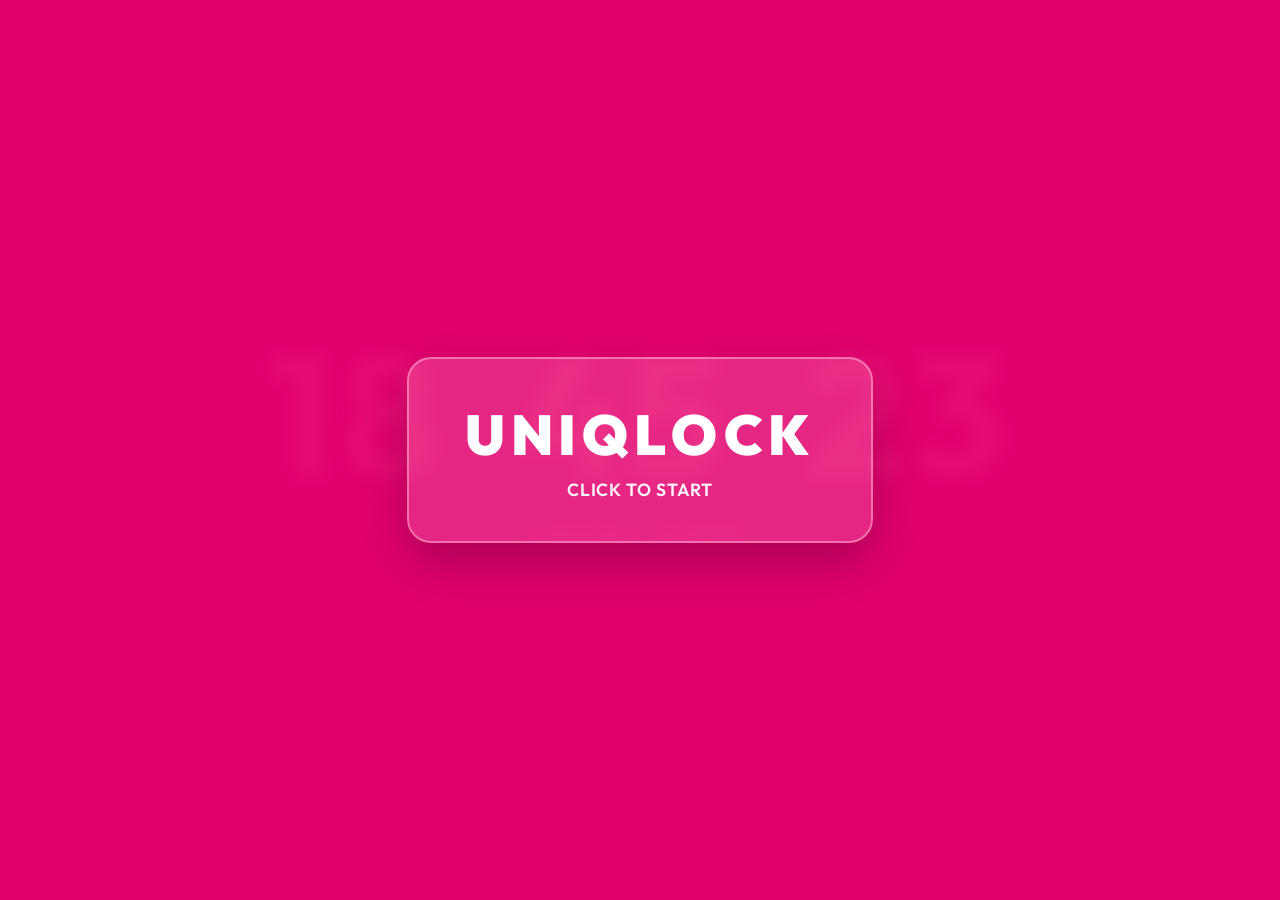
<file: index.html>
<!DOCTYPE html>
<html lang="en">
<head>
  <meta charset="UTF-8">
  <meta name="viewport" content="width=device-width, initial-scale=1.0">
  <title>UNIQLOCK - Recreation</title>
  <meta name="description" content="Iconic UNIQLOCK web clock recreation with 5s color inversion sweeps and dance video clips.">
  <link rel="stylesheet" href="style.css">
</head>
<body>

  <div id="app-viewport">

    <!-- Base Clock Layer (State A) -->
    <div id="base-layer" class="clock-layer theme-pink-on-white">
      <div class="clock-content">
        <div id="base-time" class="time-display">
          <span id="base-hh" class="time-pair">00</span>
          <span id="base-mm" class="time-pair">00</span>
          <span id="base-ss" class="time-pair">00</span>
        </div>
        <div id="base-location" class="location-display">TOKYO / JAPAN</div>
      </div>
    </div>

    <!-- Overlay Clock Layer (State B for Color Inversion Sweeps) -->
    <div id="overlay-layer" class="clock-layer theme-white-on-pink">
      <div class="clock-content">
        <div id="overlay-time" class="time-display">
          <span id="overlay-hh" class="time-pair">00</span>
          <span id="overlay-mm" class="time-pair">00</span>
          <span id="overlay-ss" class="time-pair">00</span>
        </div>
        <div id="overlay-location" class="location-display">TOKYO / JAPAN</div>
      </div>
    </div>

    <!-- Sweep Bar (Edge highlight of wiping transition) -->
    <div id="sweep-bar"></div>

    <!-- Video Stage Layer (5s Dance Clips) -->
    <div id="video-stage">
      <video id="video-player" playsinline webkit-playsinline preload="auto"></video>
    </div>

    <!-- Control HUD Overlay (Hidden by default, reveals on hover) -->
    <div id="hud-overlay">
      <span id="phase-pill">CLOCK MODE</span>
      <select id="city-select" class="hud-select" aria-label="Select City"></select>
      <select id="track-select" class="hud-select" aria-label="Select Track"></select>
      <button id="mute-btn" class="hud-btn">🔊 Sound On</button>
      <button id="fullscreen-btn" class="hud-btn">⛶ Fullscreen</button>
      <button id="debug-btn" class="hud-btn">🐞 Debug [D]</button>
    </div>

    <!-- Debug Monitor Overlay Panel -->
    <div id="debug-panel" class="debug-panel hidden">
      <div class="debug-header">
        <span>UNIQLOCK DEBUG MONITOR</span>
        <span id="debug-close-btn" style="cursor:pointer; padding:0 4px;">&times;</span>
      </div>
      <div class="debug-grid">
        <div class="debug-item"><span class="debug-label">PHASE:</span> <span id="dbg-phase">-</span></div>
        <div class="debug-item"><span class="debug-label">TIME (UTC):</span> <span id="dbg-utc">-</span></div>
        <div class="debug-item"><span class="debug-label">CITY / TZ:</span> <span id="dbg-city">-</span></div>
        <div class="debug-item"><span class="debug-label">TRACK:</span> <span id="dbg-track">-</span></div>
        <div class="debug-item"><span class="debug-label">AUDIO SEC:</span> <span id="dbg-audio-sec">-</span></div>
        <div class="debug-item"><span class="debug-label">PRELOAD AUDIO:</span> <span id="dbg-preload-audio">-</span></div>
        <div class="debug-item"><span class="debug-label">VIDEO CLIP:</span> <span id="dbg-video">-</span></div>
        <div class="debug-item"><span class="debug-label">PRELOAD VIDEO:</span> <span id="dbg-preload-video">-</span></div>
        <div class="debug-item"><span class="debug-label">THEME COLOR:</span> <span id="dbg-color">-</span></div>
        <div class="debug-item"><span class="debug-label">SWEEP DIR:</span> <span id="dbg-sweep-dir">-</span></div>
      </div>

      <!-- Graphics & Performance Section -->
      <div style="margin-top:10px; border-top:1px dashed rgba(0,229,163,0.3); padding-top:8px;">
        <div style="font-weight:bold; color:#00e5a3; margin-bottom:6px; font-size:0.75rem; display:flex; justify-content:space-between; align-items:center;">
          <span>📊 RENDIMIENTO & GRÁFICOS:</span>
          <span id="dbg-fps" style="color:#00ff88; font-weight:bold; font-size:0.85rem;">60.0 FPS</span>
        </div>
        <div class="debug-grid">
          <div class="debug-item"><span class="debug-label">FRAME TIME:</span> <span id="dbg-frame-time">16.6 ms</span></div>
          <div class="debug-item"><span class="debug-label">ESTIMATED HZ:</span> <span id="dbg-hz">60 Hz</span></div>
          <div class="debug-item"><span class="debug-label">RESOLUTION:</span> <span id="dbg-res">-</span></div>
          <div class="debug-item"><span class="debug-label">JS HEAP MEM:</span> <span id="dbg-mem">-</span></div>
        </div>
        <canvas id="dbg-fps-canvas" width="310" height="40" style="width:100%; height:40px; background:#080a10; border:1px solid rgba(0,229,163,0.25); border-radius:6px; margin-top:6px; display:block;"></canvas>
      </div>

      <!-- Time Travel / Simulation Controls -->
      <div style="margin-top:10px; border-top:1px dashed rgba(255,255,255,0.2); padding-top:8px;">
        <div style="font-weight:bold; color:#fff; margin-bottom:6px; font-size:0.75rem;">⏰ SIMULATE TIME (TRAVEL):</div>
        <div style="display:flex; gap:4px; align-items:center; margin-bottom:8px;">
          <input type="number" id="dbg-sim-h" min="0" max="23" placeholder="HH" style="width:44px; background:#111; color:#00e5a3; border:1px solid #333; border-radius:4px; padding:4px; font-family:monospace; font-size:0.75rem;">
          <span>:</span>
          <input type="number" id="dbg-sim-m" min="0" max="59" placeholder="MM" style="width:44px; background:#111; color:#00e5a3; border:1px solid #333; border-radius:4px; padding:4px; font-family:monospace; font-size:0.75rem;">
          <span>:</span>
          <input type="number" id="dbg-sim-s" min="0" max="59" placeholder="SS" style="width:44px; background:#111; color:#00e5a3; border:1px solid #333; border-radius:4px; padding:4px; font-family:monospace; font-size:0.75rem;">
          <button id="dbg-sim-apply" style="padding:4px 8px; font-size:0.75rem; background:#00a0e9; color:#fff; border:none; border-radius:4px; cursor:pointer;">Set</button>
          <button id="dbg-sim-reset" style="padding:4px 8px; font-size:0.75rem; background:#e5006d; color:#fff; border:none; border-radius:4px; cursor:pointer;">Real</button>
        </div>
        <button id="dbg-sim-bad-conn" style="width:100%; padding:6px; font-size:0.75rem; background:#ff9900; color:#000; font-weight:bold; border:none; border-radius:6px; cursor:pointer; margin-bottom:6px;">📡 SIMULAR MALA CONEXIÓN</button>
        <a href="schedule.html" target="_blank" style="display:block; width:100%; text-align:center; padding:6px; font-size:0.75rem; background:#00a0e9; color:#fff; font-weight:bold; text-decoration:none; border-radius:6px;">📅 ABRIR CARTELERA COMPLETA</a>
      </div>

      <div class="debug-footer">Press [D] to toggle debug overlay</div>
    </div>

    <!-- Bad Connection / 1-Min Video Preloading Fullscreen Overlay -->
    <div id="bad-connection-overlay" class="hidden">
      <div class="bad-connection-box">
        <div class="bad-connection-title">CONEXIÓN LENTA DETECTADA</div>
        <div class="bad-connection-subtitle">Se ha pausado la reproducción debido a la mala red.<br>Precargando 1 minuto de vídeos para garantizar fluidez...</div>
        <div class="bad-connection-progress-container">
          <div id="bad-connection-bar"></div>
        </div>
        <div id="bad-connection-status">Cargando clips... 0%</div>
      </div>
    </div>

    <!-- Initial Start / Audio Activation Splash Overlay -->
    <div id="start-overlay">
      <div class="start-box">
        <div class="start-title">UNIQLOCK</div>
        <div class="start-subtitle">CLICK TO START</div>
      </div>
    </div>

  </div>

  <script src="app.js"></script>
</body>
</html>
</file>
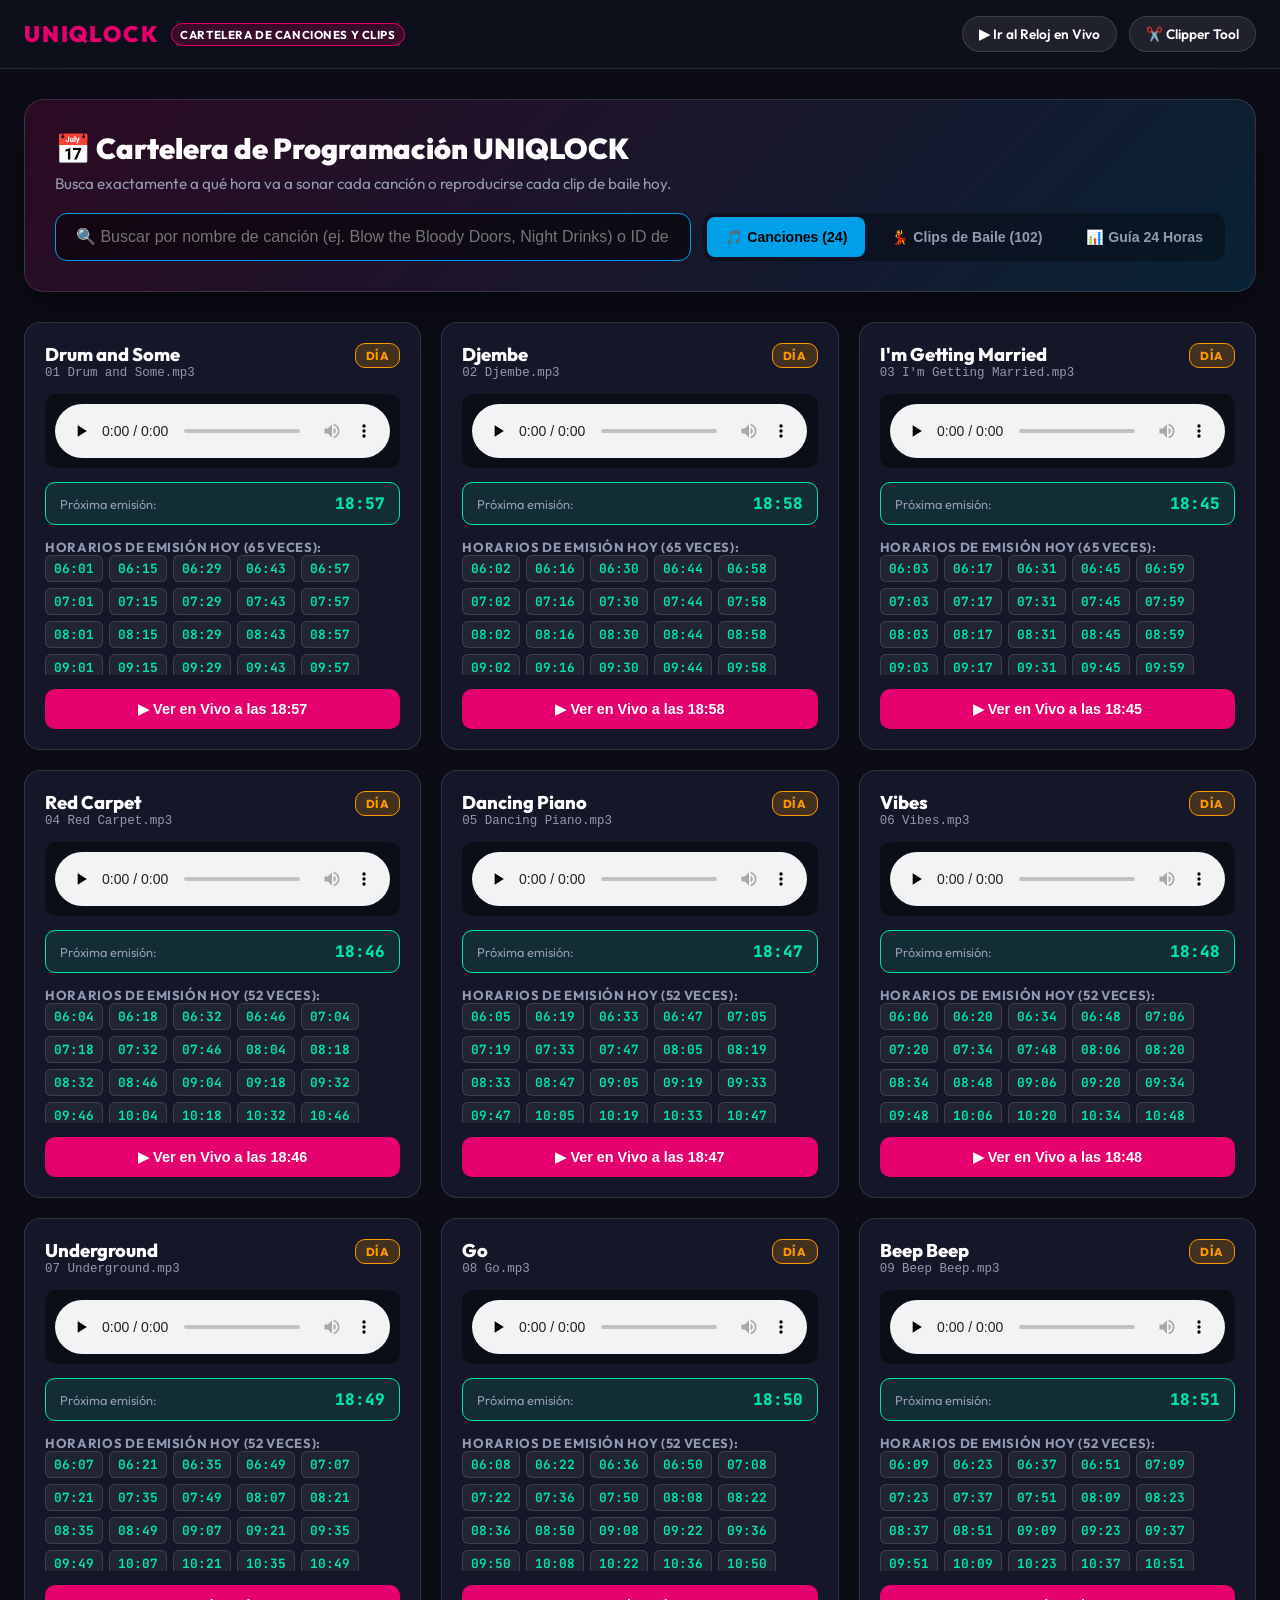
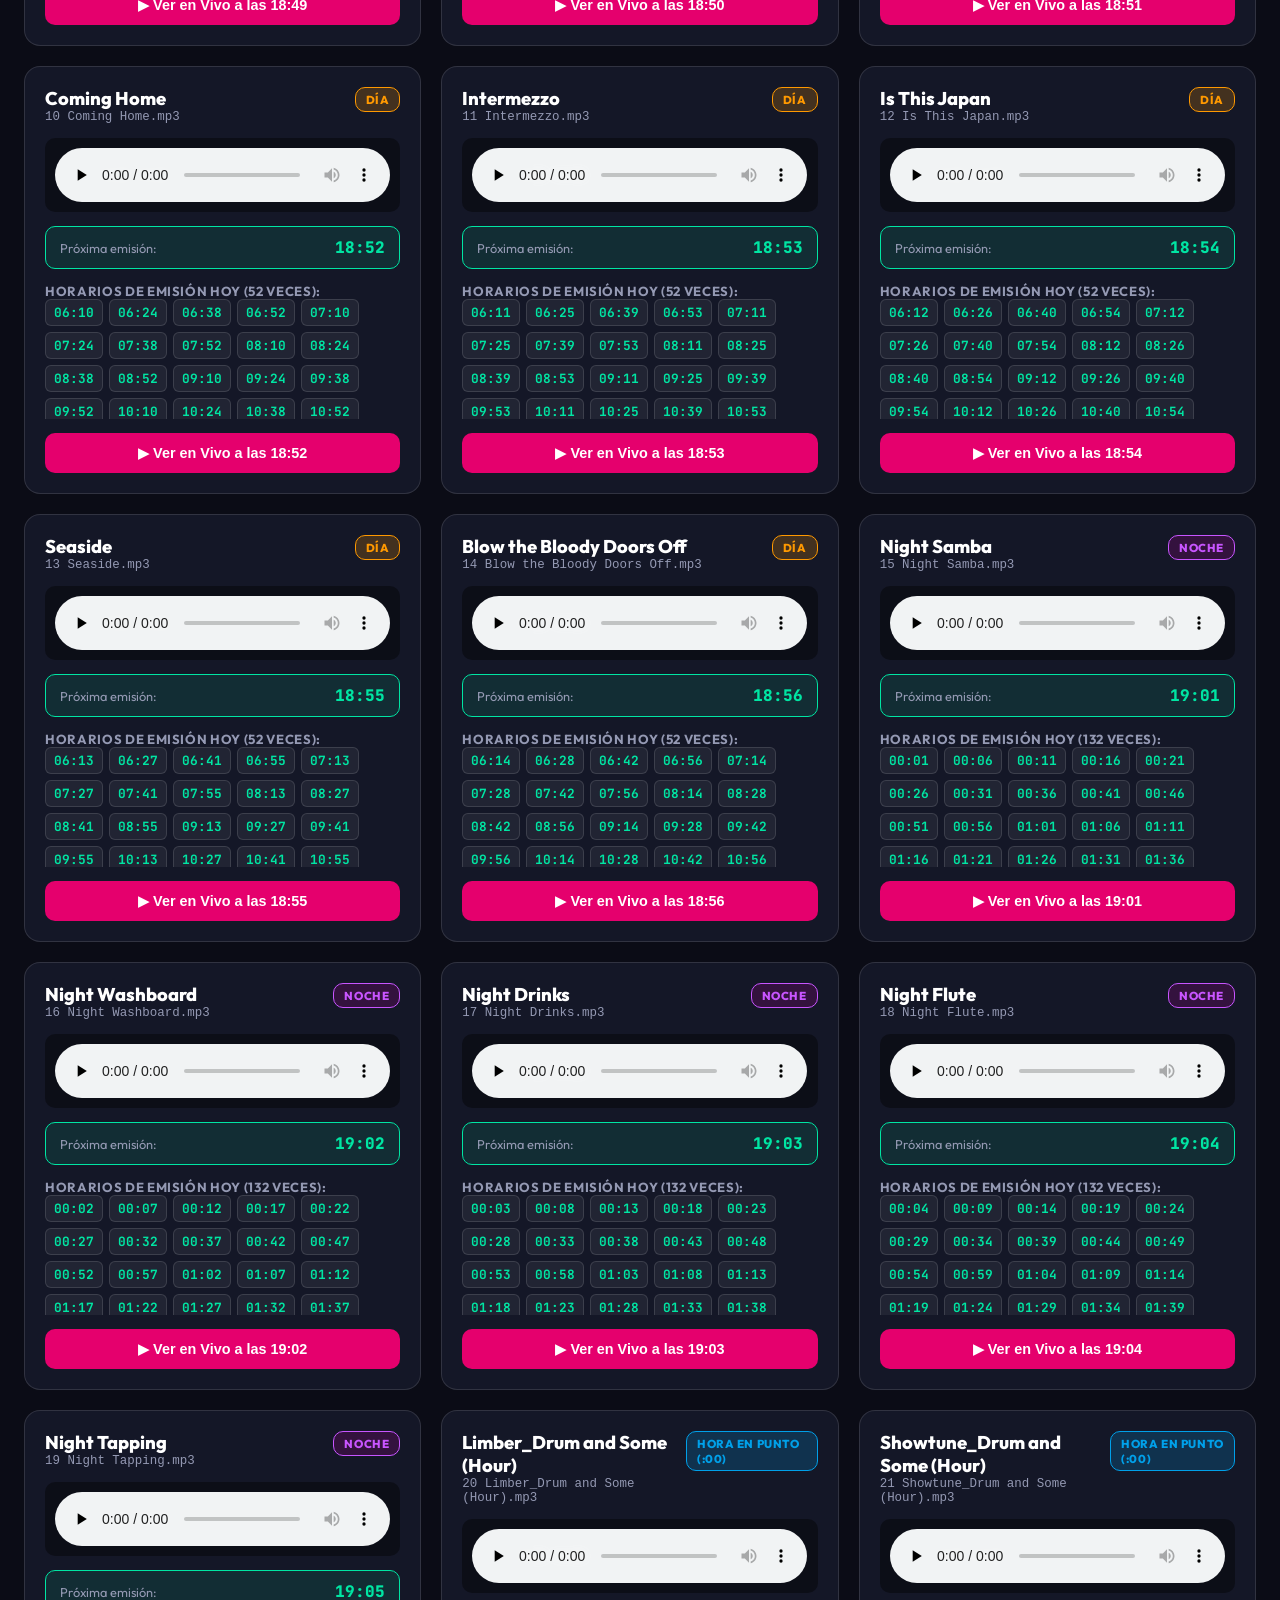
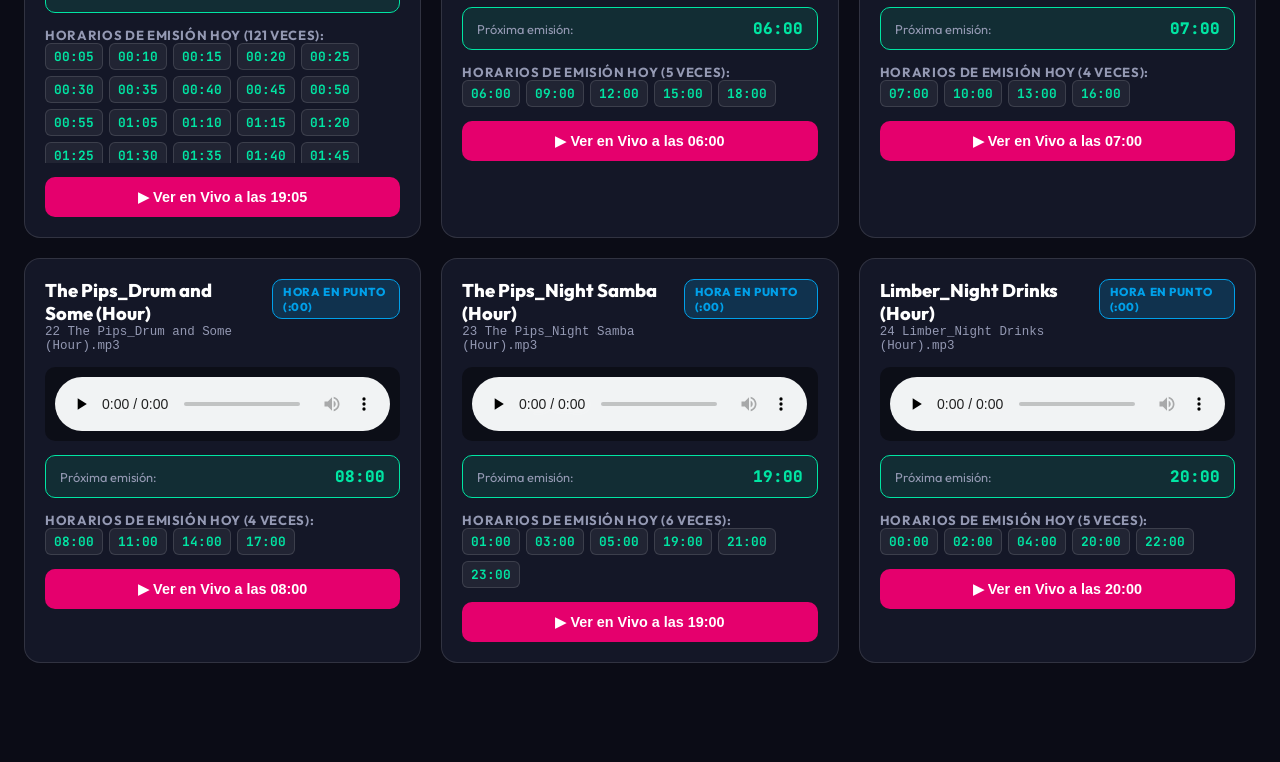
<file: schedule.html>
<!DOCTYPE html>
<html lang="es">
<head>
  <meta charset="UTF-8">
  <meta name="viewport" content="width=device-width, initial-scale=1.0">
  <title>UNIQLOCK - Cartelera & Buscador de Canciones y Clips</title>
  <meta name="description" content="Cartelera interactiva de canciones y buscador de clips de baile en tiempo real para UNIQLOCK.">
  <style>
    @import url('https://fonts.googleapis.com/css2?family=Outfit:wght@400;600;700;900&family=JetBrains+Mono:wght@500;700&display=swap');

    :root {
      --bg: #0b0c16;
      --card-bg: #141727;
      --card-border: rgba(255, 255, 255, 0.12);
      --accent-pink: #e5006d;
      --accent-cyan: #00a0e9;
      --accent-green: #00e5a3;
      --text: #ffffff;
      --muted: #9499b3;
    }

    * {
      box-sizing: border-box;
      margin: 0;
      padding: 0;
    }

    body {
      background-color: var(--bg);
      color: var(--text);
      font-family: 'Outfit', -apple-system, BlinkMacSystemFont, sans-serif;
      min-height: 100vh;
      padding-bottom: 60px;
    }

    /* Top Navigation Bar */
    header {
      background: rgba(14, 16, 28, 0.9);
      backdrop-filter: blur(16px);
      border-bottom: 1px solid var(--card-border);
      position: sticky;
      top: 0;
      z-index: 100;
      padding: 16px 24px;
    }

    .header-container {
      max-width: 1280px;
      margin: 0 auto;
      display: flex;
      justify-content: space-between;
      align-items: center;
      flex-wrap: wrap;
      gap: 16px;
    }

    .brand {
      display: flex;
      align-items: center;
      gap: 12px;
      text-decoration: none;
      color: #fff;
    }

    .brand-title {
      font-weight: 900;
      font-size: 1.4rem;
      letter-spacing: 0.08em;
      color: var(--accent-pink);
    }

    .brand-badge {
      background: rgba(229, 0, 109, 0.2);
      border: 1px solid var(--accent-pink);
      color: #fff;
      font-size: 0.72rem;
      font-weight: 700;
      padding: 3px 8px;
      border-radius: 12px;
      letter-spacing: 0.05em;
    }

    .nav-links {
      display: flex;
      gap: 12px;
      align-items: center;
    }

    .btn-nav {
      background: rgba(255, 255, 255, 0.08);
      border: 1px solid var(--card-border);
      color: #fff;
      padding: 8px 16px;
      border-radius: 20px;
      font-size: 0.85rem;
      font-weight: 600;
      text-decoration: none;
      transition: all 0.2s ease;
      display: inline-flex;
      align-items: center;
      gap: 6px;
    }

    .btn-nav:hover, .btn-nav.active {
      background: var(--accent-pink);
      border-color: var(--accent-pink);
    }

    /* Main Layout Container */
    .container {
      max-width: 1280px;
      margin: 30px auto;
      padding: 0 24px;
    }

    /* Search & Filter Hero Section */
    .search-hero {
      background: linear-gradient(135deg, rgba(229, 0, 109, 0.15) 0%, rgba(0, 160, 233, 0.15) 100%);
      border: 1px solid var(--card-border);
      border-radius: 20px;
      padding: 30px;
      margin-bottom: 30px;
      box-shadow: 0 15px 40px rgba(0,0,0,0.4);
    }

    .search-title {
      font-size: 1.8rem;
      font-weight: 900;
      margin-bottom: 8px;
    }

    .search-desc {
      color: var(--muted);
      font-size: 0.95rem;
      margin-bottom: 20px;
    }

    .search-bar-wrapper {
      display: flex;
      gap: 12px;
      flex-wrap: wrap;
    }

    .search-input {
      flex: 1;
      min-width: 280px;
      background: rgba(0, 0, 0, 0.5);
      border: 1px solid rgba(255, 255, 255, 0.25);
      color: #fff;
      padding: 14px 20px;
      border-radius: 12px;
      font-size: 1rem;
      outline: none;
      transition: border-color 0.2s ease;
    }

    .search-input:focus {
      border-color: var(--accent-cyan);
    }

    .tab-group {
      display: flex;
      gap: 8px;
      background: rgba(0,0,0,0.3);
      padding: 4px;
      border-radius: 12px;
    }

    .tab-btn {
      background: transparent;
      border: none;
      color: var(--muted);
      padding: 10px 18px;
      border-radius: 8px;
      font-size: 0.88rem;
      font-weight: 700;
      cursor: pointer;
      transition: all 0.2s ease;
    }

    .tab-btn.active {
      background: var(--accent-cyan);
      color: #000;
    }

    /* Cards Grid */
    .grid-cards {
      display: grid;
      grid-template-columns: repeat(auto-fill, minmax(360px, 1fr));
      gap: 20px;
    }

    .card {
      background: var(--card-bg);
      border: 1px solid var(--card-border);
      border-radius: 16px;
      padding: 20px;
      display: flex;
      flex-direction: column;
      gap: 14px;
      transition: transform 0.2s ease, border-color 0.2s ease;
    }

    .card:hover {
      transform: translateY(-4px);
      border-color: rgba(255, 255, 255, 0.3);
    }

    .card-header {
      display: flex;
      justify-content: space-between;
      align-items: flex-start;
      gap: 10px;
    }

    .card-title {
      font-size: 1.15rem;
      font-weight: 800;
      color: #fff;
    }

    .tag {
      font-size: 0.72rem;
      font-weight: 800;
      padding: 4px 10px;
      border-radius: 10px;
      text-transform: uppercase;
      letter-spacing: 0.05em;
    }

    .tag-day { background: rgba(255, 153, 0, 0.2); color: #ff9900; border: 1px solid #ff9900; }
    .tag-night { background: rgba(146, 7, 131, 0.25); color: #c855ff; border: 1px solid #c855ff; }
    .tag-hour { background: rgba(0, 160, 233, 0.2); color: #00a0e9; border: 1px solid #00a0e9; }

    /* Audio / Video Preview box */
    .preview-box {
      width: 100%;
      background: rgba(0,0,0,0.4);
      border-radius: 10px;
      padding: 10px;
      display: flex;
      flex-direction: column;
      gap: 8px;
    }

    audio, video {
      width: 100%;
      border-radius: 8px;
    }

    video {
      aspect-ratio: 16/9;
      object-fit: cover;
      max-height: 180px;
    }

    /* Schedule List Times */
    .schedule-times-title {
      font-size: 0.82rem;
      font-weight: 700;
      color: var(--muted);
      text-transform: uppercase;
      letter-spacing: 0.05em;
    }

    .times-pills {
      display: flex;
      flex-wrap: wrap;
      gap: 6px;
      max-height: 120px;
      overflow-y: auto;
      padding-right: 4px;
    }

    .time-pill {
      background: rgba(255, 255, 255, 0.06);
      border: 1px solid rgba(255, 255, 255, 0.12);
      font-family: 'JetBrains Mono', monospace;
      font-size: 0.8rem;
      font-weight: 700;
      padding: 4px 8px;
      border-radius: 6px;
      color: var(--accent-green);
    }

    .next-play-box {
      background: rgba(0, 229, 163, 0.1);
      border: 1px solid var(--accent-green);
      padding: 10px 14px;
      border-radius: 10px;
      display: flex;
      justify-content: space-between;
      align-items: center;
    }

    .next-play-label {
      font-size: 0.8rem;
      color: var(--muted);
    }

    .next-play-time {
      font-family: 'JetBrains Mono', monospace;
      font-size: 1rem;
      font-weight: 800;
      color: var(--accent-green);
    }

    .btn-live {
      width: 100%;
      background: var(--accent-pink);
      color: #fff;
      font-weight: 800;
      font-size: 0.9rem;
      padding: 12px;
      border: none;
      border-radius: 10px;
      cursor: pointer;
      transition: background 0.2s ease;
      display: flex;
      justify-content: center;
      align-items: center;
      gap: 8px;
      text-decoration: none;
    }

    .btn-live:hover {
      background: #ff1a8c;
    }

    /* 24-Hour Timeline Grid View */
    .timeline-table {
      width: 100%;
      border-collapse: collapse;
      background: var(--card-bg);
      border-radius: 16px;
      overflow: hidden;
      border: 1px solid var(--card-border);
    }

    .timeline-table th, .timeline-table td {
      padding: 14px 18px;
      text-align: left;
      border-bottom: 1px solid var(--card-border);
    }

    .timeline-table th {
      background: rgba(0,0,0,0.5);
      color: var(--muted);
      font-size: 0.8rem;
      font-weight: 700;
      text-transform: uppercase;
      letter-spacing: 0.05em;
    }

    .timeline-table tr:hover {
      background: rgba(255,255,255,0.03);
    }

    .mono {
      font-family: 'JetBrains Mono', monospace;
      font-weight: 700;
    }
  </style>
</head>
<body>

  <!-- Header Navigation -->
  <header>
    <div class="header-container">
      <a href="index.html" class="brand">
        <span class="brand-title">UNIQLOCK</span>
        <span class="brand-badge">CARTELERA DE CANCIONES Y CLIPS</span>
      </a>

      <div class="nav-links">
        <a href="index.html" class="btn-nav">▶ Ir al Reloj en Vivo</a>
        <a href="clipper.html" class="btn-nav">✂️ Clipper Tool</a>
      </div>
    </div>
  </header>

  <!-- Main Content Container -->
  <div class="container">

    <!-- Search Hero & Mode Switcher -->
    <div class="search-hero">
      <h1 class="search-title">📅 Cartelera de Programación UNIQLOCK</h1>
      <p class="search-desc">Busca exactamente a qué hora va a sonar cada canción o reproducirse cada clip de baile hoy.</p>

      <div class="search-bar-wrapper">
        <input type="text" id="search-input" class="search-input" placeholder="🔍 Buscar por nombre de canción (ej. Blow the Bloody Doors, Night Drinks) o ID de Clip (ej. 30, 42)..." autofocus>
        
        <div class="tab-group">
          <button class="tab-btn active" id="tab-songs" onclick="switchTab('songs')">🎵 Canciones (24)</button>
          <button class="tab-btn" id="tab-clips" onclick="switchTab('clips')">💃 Clips de Baile (102)</button>
          <button class="tab-btn" id="tab-timeline" onclick="switchTab('timeline')">📊 Guía 24 Horas</button>
        </div>
      </div>
    </div>

    <!-- Tab 1: Songs Billboard Grid -->
    <div id="view-songs" class="grid-cards"></div>

    <!-- Tab 2: Dance Clips Billboard Grid -->
    <div id="view-clips" class="grid-cards" style="display: none;"></div>

    <!-- Tab 3: Full 24-Hour Timeline Grid -->
    <div id="view-timeline" style="display: none;">
      <table class="timeline-table">
        <thead>
          <tr>
            <th>Hora (HH:00)</th>
            <th>Tipo / Horario</th>
            <th>Canción Minuto :00 (Fanfarria)</th>
            <th>Secuencia Minutos :01 a :59</th>
            <th>Vídeo Especial 30s</th>
            <th>Acción</th>
          </tr>
        </thead>
        <tbody id="timeline-body"></tbody>
      </table>
    </div>

  </div>

  <script>
    const TOTAL_CLIPS = 102;
    const AUDIO_FILES = [
      "01 Drum and Some.mp3",
      "02 Djembe.mp3",
      "03 I'm Getting Married.mp3",
      "04 Red Carpet.mp3",
      "05 Dancing Piano.mp3",
      "06 Vibes.mp3",
      "07 Underground.mp3",
      "08 Go.mp3",
      "09 Beep Beep.mp3",
      "10 Coming Home.mp3",
      "11 Intermezzo.mp3",
      "12 Is This Japan.mp3",
      "13 Seaside.mp3",
      "14 Blow the Bloody Doors Off.mp3",
      "15 Night Samba.mp3",
      "16 Night Washboard.mp3",
      "17 Night Drinks.mp3",
      "18 Night Flute.mp3",
      "19 Night Tapping.mp3",
      "20 Limber_Drum and Some (Hour).mp3",
      "21 Showtune_Drum and Some (Hour).mp3",
      "22 The Pips_Drum and Some (Hour).mp3",
      "23 The Pips_Night Samba (Hour).mp3",
      "24 Limber_Night Drinks (Hour).mp3"
    ];

    let activeTab = 'songs';
    const searchInput = document.getElementById('search-input');
    const viewSongs = document.getElementById('view-songs');
    const viewClips = document.getElementById('view-clips');
    const viewTimeline = document.getElementById('view-timeline');
    const timelineBody = document.getElementById('timeline-body');

    // PRNG clip hash calculation matching app.js
    function getSyncClipIndexForTimestamp(ts) {
      const slot = Math.floor(ts / 10000);
      const hash = Math.abs((slot * 1103515245 + 12345) % 2147483647);
      return hash % TOTAL_CLIPS;
    }

    function switchTab(tab) {
      activeTab = tab;
      document.getElementById('tab-songs').classList.toggle('active', tab === 'songs');
      document.getElementById('tab-clips').classList.toggle('active', tab === 'clips');
      document.getElementById('tab-timeline').classList.toggle('active', tab === 'timeline');

      viewSongs.style.display = (tab === 'songs') ? 'grid' : 'none';
      viewClips.style.display = (tab === 'clips') ? 'grid' : 'none';
      viewTimeline.style.display = (tab === 'timeline') ? 'block' : 'none';

      renderActiveView();
    }

    searchInput.addEventListener('input', () => {
      renderActiveView();
    });

    function getTrackType(idx) {
      if (idx >= 0 && idx <= 13) return { label: 'Día', class: 'tag-day' };
      if (idx >= 14 && idx <= 18) return { label: 'Noche', class: 'tag-night' };
      return { label: 'Hora en Punto (:00)', class: 'tag-hour' };
    }

    // Calculate all times today when track idx plays
    function getScheduledTimesForTrack(idx) {
      const times = [];
      for (let h = 0; h < 24; h++) {
        const isNight = (h >= 19 || h < 6);

        // Check minute 00
        if (idx >= 19 && idx <= 23) {
          let expectedIdx = -1;
          if (isNight) {
            const nightHourOffset = (h >= 19 ? h - 19 : h + 5) % 2;
            expectedIdx = 22 + nightHourOffset;
          } else {
            const dayHourOffset = (h - 6) % 3;
            expectedIdx = 19 + dayHourOffset;
          }
          if (expectedIdx === idx) {
            times.push(`${String(h).padStart(2, '0')}:00`);
          }
        }

        // Check minutes 01 to 59
        if (idx <= 18) {
          for (let m = 1; m <= 59; m++) {
            let expectedIdx = -1;
            if (isNight) {
              const nightOffset = (m - 1) % 5;
              expectedIdx = 14 + nightOffset;
            } else {
              const dayOffset = (m - 1) % 14;
              expectedIdx = dayOffset;
            }
            if (expectedIdx === idx) {
              times.push(`${String(h).padStart(2, '0')}:${String(m).padStart(2, '0')}`);
            }
          }
        }
      }
      return times;
    }

    // Render Songs View
    function renderSongs() {
      const query = searchInput.value.toLowerCase().trim();
      viewSongs.innerHTML = '';

      AUDIO_FILES.forEach((file, idx) => {
        const cleanName = file.replace(/^\d+\s*/, '').replace('.mp3', '');
        if (query && !cleanName.toLowerCase().includes(query) && !file.toLowerCase().includes(query)) {
          return;
        }

        const type = getTrackType(idx);
        const scheduledTimes = getScheduledTimesForTrack(idx);

        // Find next play time
        const now = new Date();
        const currentMins = now.getHours() * 60 + now.getMinutes();
        let nextTimeStr = 'No hoy';

        for (let timeStr of scheduledTimes) {
          const [h, m] = timeStr.split(':').map(Number);
          const mins = h * 60 + m;
          if (mins >= currentMins) {
            nextTimeStr = timeStr;
            break;
          }
        }
        if (nextTimeStr === 'No hoy' && scheduledTimes.length > 0) {
          nextTimeStr = scheduledTimes[0]; // wraps to tomorrow
        }

        const card = document.createElement('div');
        card.className = 'card';
        card.innerHTML = `
          <div class="card-header">
            <div>
              <div class="card-title">${cleanName}</div>
              <div style="font-size:0.78rem; color:var(--muted); font-family:monospace;">${file}</div>
            </div>
            <span class="tag ${type.class}">${type.label}</span>
          </div>

          <div class="preview-box">
            <audio controls preload="none">
              <source src="UNIQLOCK/${encodeURI(file)}" type="audio/mpeg">
            </audio>
          </div>

          <div class="next-play-box">
            <span class="next-play-label">Próxima emisión:</span>
            <span class="next-play-time">${nextTimeStr}</span>
          </div>

          <div>
            <div class="schedule-times-title">Horarios de emisión hoy (${scheduledTimes.length} veces):</div>
            <div class="times-pills">
              ${scheduledTimes.map(t => `<span class="time-pill">${t}</span>`).join('')}
            </div>
          </div>

          <button class="btn-live" onclick="jumpLive('${nextTimeStr}')">
            ▶ Ver en Vivo a las ${nextTimeStr}
          </button>
        `;

        viewSongs.appendChild(card);
      });
    }

    // Render Clips View
    function renderClips() {
      const query = searchInput.value.toLowerCase().trim();
      viewClips.innerHTML = '';

      const nowTs = Date.now();
      const upcomingSlots = 8640; // 24 hours of 10s slots

      for (let c = 0; c < TOTAL_CLIPS; c++) {
        const clipName = `clip_${String(c).padStart(3, '0')}.mp4`;
        if (query && !String(c).includes(query) && !clipName.toLowerCase().includes(query)) {
          continue;
        }

        // Search upcoming play timestamps for this clip
        const times = [];
        let nextPlayDate = null;

        for (let i = 0; i < upcomingSlots; i++) {
          const ts = nowTs + (i * 10000);
          const clipIdx = getSyncClipIndexForTimestamp(ts);
          if (clipIdx === c) {
            const date = new Date(ts);
            const timeStr = `${String(date.getHours()).padStart(2, '0')}:${String(date.getMinutes()).padStart(2, '0')}:${String(date.getSeconds()).padStart(2, '0')}`;
            times.push(timeStr);
            if (!nextPlayDate) nextPlayDate = { date, timeStr };
            if (times.length >= 12) break; // Limit list to first 12 matches
          }
        }

        const card = document.createElement('div');
        card.className = 'card';
        card.innerHTML = `
          <div class="card-header">
            <div>
              <div class="card-title">Clip #${c}</div>
              <div style="font-size:0.78rem; color:var(--muted); font-family:monospace;">${clipName}</div>
            </div>
            <span class="tag tag-hour">Baile de 5s</span>
          </div>

          <div class="preview-box">
            <video controls muted preload="metadata">
              <source src="clips/${clipName}" type="video/mp4">
            </video>
          </div>

          <div class="next-play-box">
            <span class="next-play-label">Próxima emisión:</span>
            <span class="next-play-time">${nextPlayDate ? nextPlayDate.timeStr : 'Próximamente'}</span>
          </div>

          <div>
            <div class="schedule-times-title">Próximos pases hoy (${times.length} apariciones):</div>
            <div class="times-pills">
              ${times.map(t => `<span class="time-pill">${t}</span>`).join('')}
            </div>
          </div>

          <button class="btn-live" onclick="jumpLive('${nextPlayDate ? nextPlayDate.timeStr : '12:00:00'}')">
            ▶ Ver Clip en Vivo a las ${nextPlayDate ? nextPlayDate.timeStr : '12:00:00'}
          </button>
        `;

        viewClips.appendChild(card);
      }
    }

    // Render 24h Timeline
    function renderTimeline() {
      timelineBody.innerHTML = '';
      for (let h = 0; h < 24; h++) {
        const isNight = (h >= 19 || h < 6);
        const hourStr = String(h).padStart(2, '0');

        // Minute 00 track
        let hourTrackIdx = -1;
        if (isNight) {
          const nightHourOffset = (h >= 19 ? h - 19 : h + 5) % 2;
          hourTrackIdx = 22 + nightHourOffset;
        } else {
          const dayHourOffset = (h - 6) % 3;
          hourTrackIdx = 19 + dayHourOffset;
        }

        const hourTrackName = AUDIO_FILES[hourTrackIdx].replace(/^\d+\s*/, '').replace('.mp3', '');
        const hourVideoFile = `hour_${String(h === 0 ? 24 : h).padStart(2, '0')}.mp4`;

        const row = document.createElement('tr');
        row.innerHTML = `
          <td class="mono" style="font-size:1.1rem; color:var(--accent-pink);">${hourStr}:00</td>
          <td><span class="tag ${isNight ? 'tag-night' : 'tag-day'}">${isNight ? '🌙 Noche' : '☀️ Día'}</span></td>
          <td style="font-weight:700; color:#fff;">${hourTrackName}</td>
          <td style="color:var(--muted); font-size:0.88rem;">
            ${isNight ? 'Ciclo de 5 pistas nocturnas cada minuto' : 'Ciclo de 14 pistas diurnas cada minuto'}
          </td>
          <td class="mono" style="color:var(--accent-cyan); font-size:0.85rem;">${hourVideoFile} (30s)</td>
          <td>
            <button style="background:rgba(255,255,255,0.1); border:1px solid var(--card-border); color:#fff; padding:6px 12px; border-radius:8px; font-weight:700; cursor:pointer;" onclick="jumpLive('${hourStr}:00:00')">
              ▶ Probar ${hourStr}:00
            </button>
          </td>
        `;
        timelineBody.appendChild(row);
      }
    }

    function renderActiveView() {
      if (activeTab === 'songs') renderSongs();
      if (activeTab === 'clips') renderClips();
      if (activeTab === 'timeline') renderTimeline();
    }

    function jumpLive(timeStr) {
      if (!timeStr) return;
      const parts = timeStr.split(':');
      const h = parts[0] || '00';
      const m = parts[1] || '00';
      const s = parts[2] || '00';

      // Redirect to main index.html with simulation params
      window.location.href = `index.html?simH=${h}&simM=${m}&simS=${s}`;
    }

    // Initial render
    renderActiveView();
  </script>
</body>
</html>
</file>
<file: style.css>
/* UNIQLOCK Design System & Stylesheet */

@import url('https://fonts.googleapis.com/css2?family=Outfit:wght@700;800;900&family=Inter:wght@400;600;700;800&display=swap');

:root {
  --uniqlo-pink: #e5006d;
  --uniqlo-white: #ffffff;
  --bg-color: var(--uniqlo-white);
  --fg-color: var(--uniqlo-pink);
  --bar-color: #ff3b93;
}

* {
  box-sizing: border-box;
  margin: 0;
  padding: 0;
  user-select: none;
  -webkit-user-select: none;
}

html, body {
  width: 100%;
  height: 100%;
  overflow: hidden;
  background-color: #000;
  font-family: 'Outfit', 'Inter', -apple-system, BlinkMacSystemFont, "Segoe UI", Roboto, sans-serif;
}

/* App Viewport Container */
#app-viewport {
  position: relative;
  width: 100vw;
  height: 100vh;
  overflow: hidden;
  background-color: var(--uniqlo-white);
}

/* Base Clock Layer & Overlay Layer */
.clock-layer {
  position: absolute;
  top: 0;
  left: 0;
  width: 100%;
  height: 100%;
  display: flex;
  flex-direction: column;
  justify-content: center;
  align-items: center;
  z-index: 1;
  pointer-events: none;
}

/* Theme A: Pink/Color on White (Day: Color text on White bg, Night: White text on Dark bg) */
.clock-layer.theme-pink-on-white {
  background-color: var(--uniqlo-white);
  color: var(--clock-text-color, var(--uniqlo-pink));
}

/* Theme B: White on Pink */
.clock-layer.theme-white-on-pink {
  background-color: var(--uniqlo-pink);
  color: #ffffff;
}

body.night-mode {
  --uniqlo-white: #090b14;
}

body.night-mode .clock-layer {
  color: #ffffff !important;
}

/* Overlay Layer for Sweep transitions */
#overlay-layer {
  z-index: 2;
  clip-path: inset(0 100% 0 0); /* Default hidden */
  transition: none;
}

/* Sweep Leading Bar with Directional Motion Blur */
#sweep-bar {
  position: absolute;
  z-index: 10;
  pointer-events: none;
  opacity: 0;
  transition: none;
  will-change: left, top, width, height, background, box-shadow;
}

/* Clock Content Box */
.clock-content {
  display: flex;
  flex-direction: column;
  align-items: center;
  justify-content: center;
  transform: translateY(-1vh);
}

/* Digital Time Display (Separated HH MM SS Pairs) */
.time-display {
  font-family: 'Outfit', sans-serif;
  font-weight: 800;
  font-size: clamp(3.5rem, 13.5vw, 14.5rem);
  letter-spacing: 0.02em;
  line-height: 1;
  display: flex;
  align-items: center;
  justify-content: center;
  gap: 0.45em; /* Spacing between Hours, Minutes, and Seconds */
}

.time-pair {
  display: inline-block;
}

/* Subtitle Location Display (TOKYO / JAPAN) */
.location-display {
  margin-top: 1.5rem;
  font-family: 'Inter', sans-serif;
  font-weight: 700;
  font-size: clamp(0.75rem, 2vw, 1.75rem);
  letter-spacing: 0.25em;
  text-transform: uppercase;
  opacity: 0.95;
}

/* Video Stage Layer */
#video-stage {
  position: absolute;
  top: 0;
  left: 0;
  width: 100%;
  height: 100%;
  z-index: 4;
  background-color: #000;
  display: flex;
  justify-content: center;
  align-items: center;
  opacity: 0;
  pointer-events: none;
  transition: opacity 0.1s linear;
}

#video-stage.active {
  opacity: 1;
  pointer-events: auto;
}

#video-player {
  width: 100%;
  height: 100%;
  object-fit: cover;
}

/* Start Overlay (Audio activation trigger) */
#start-overlay {
  position: fixed;
  top: 0;
  left: 0;
  width: 100vw;
  height: 100vh;
  z-index: 100;
  background-color: rgba(229, 0, 109, 0.96);
  display: flex;
  flex-direction: column;
  justify-content: center;
  align-items: center;
  color: #fff;
  cursor: pointer;
  backdrop-filter: blur(8px);
  transition: opacity 0.4s ease, visibility 0.4s;
}

#start-overlay.hidden {
  opacity: 0;
  visibility: hidden;
  pointer-events: none;
}

.start-box {
  text-align: center;
  padding: 2.5rem 3.5rem;
  background: rgba(255, 255, 255, 0.15);
  border-radius: 24px;
  border: 2px solid rgba(255, 255, 255, 0.35);
  box-shadow: 0 20px 50px rgba(0, 0, 0, 0.25);
  transform: scale(1);
  transition: transform 0.2s ease, background-color 0.2s ease;
}

.start-box:hover {
  transform: scale(1.04);
  background: rgba(255, 255, 255, 0.25);
}

.start-title {
  font-size: 3.5rem;
  font-weight: 900;
  letter-spacing: 0.1em;
  margin-bottom: 0.5rem;
}

.start-subtitle {
  font-size: 1.1rem;
  font-weight: 600;
  letter-spacing: 0.05em;
  opacity: 0.95;
}

/* Sleek Control HUD Overlay - Hidden */
#hud-overlay {
  display: none !important;
}

#app-viewport:hover #hud-overlay,
#hud-overlay:hover {
  opacity: 1;
  pointer-events: auto;
}

#hud-overlay:hover {
  opacity: 1;
}

.hud-btn, .hud-select {
  background: rgba(255, 255, 255, 0.12);
  border: 1px solid rgba(255, 255, 255, 0.25);
  color: #fff;
  padding: 8px 14px;
  border-radius: 20px;
  font-size: 0.85rem;
  font-weight: 600;
  cursor: pointer;
  outline: none;
  transition: all 0.2s ease;
}

.hud-btn:hover, .hud-select:hover {
  background: rgba(255, 255, 255, 0.3);
  border-color: #fff;
}

.hud-select option {
  background-color: #222;
  color: #fff;
}

/* Phase Indicator Pill */
#phase-pill {
  padding: 4px 12px;
  border-radius: 14px;
  font-size: 0.75rem;
  font-weight: 800;
  letter-spacing: 0.1em;
  text-transform: uppercase;
  background: var(--uniqlo-pink);
  color: #fff;
}

/* Debug Monitor Panel - Top Left */
.debug-panel {
  position: fixed;
  top: 20px;
  left: 20px;
  z-index: 200;
  width: 360px;
  max-height: calc(100vh - 40px);
  overflow-y: auto;
  background: rgba(12, 14, 22, 0.94);
  backdrop-filter: blur(16px);
  border: 1px solid rgba(0, 229, 163, 0.45);
  border-radius: 16px;
  color: #00e5a3;
  font-family: 'Consolas', 'Courier New', monospace;
  font-size: 0.76rem;
  padding: 14px 18px;
  box-shadow: 0 15px 40px rgba(0, 0, 0, 0.6);
  transition: opacity 0.25s ease, transform 0.25s ease;
}

.debug-panel.hidden {
  opacity: 0;
  pointer-events: none;
  transform: translateY(-12px);
}

.debug-header {
  display: flex;
  justify-content: space-between;
  align-items: center;
  font-weight: 800;
  letter-spacing: 0.08em;
  border-bottom: 1px solid rgba(0, 229, 163, 0.25);
  padding-bottom: 8px;
  margin-bottom: 10px;
  color: #ffffff;
}

.debug-grid {
  display: flex;
  flex-direction: column;
  gap: 6px;
}

.debug-item {
  display: flex;
  justify-content: space-between;
  word-break: break-all;
}

.debug-label {
  color: rgba(255, 255, 255, 0.6);
  font-weight: 700;
}

.debug-footer {
  margin-top: 10px;
  padding-top: 6px;
  border-top: 1px dashed rgba(255, 255, 255, 0.15);
  font-size: 0.7rem;
  color: rgba(255, 255, 255, 0.45);
  text-align: center;
}

/* Bad Connection / Preloading Screen - Fullscreen White with Centered Red Text */
#bad-connection-overlay {
  position: fixed;
  top: 0;
  left: 0;
  width: 100vw;
  height: 100vh;
  background-color: #ffffff !important;
  z-index: 9999;
  display: flex;
  justify-content: center;
  align-items: center;
  text-align: center;
  transition: opacity 0.35s ease;
  font-family: 'Outfit', 'Inter', sans-serif;
}

#bad-connection-overlay.hidden {
  opacity: 0;
  pointer-events: none;
}

.bad-connection-box {
  display: flex;
  flex-direction: column;
  align-items: center;
  gap: 16px;
  padding: 30px;
}

.bad-connection-title {
  color: #e60012;
  font-size: 2.4rem;
  font-weight: 900;
  letter-spacing: 0.08em;
  text-transform: uppercase;
}

.bad-connection-subtitle {
  color: #e60012;
  font-size: 1.15rem;
  font-weight: 700;
  max-width: 520px;
  line-height: 1.5;
}

.bad-connection-progress-container {
  width: 320px;
  height: 8px;
  background: rgba(230, 0, 18, 0.15);
  border-radius: 4px;
  overflow: hidden;
  margin-top: 10px;
}

#bad-connection-bar {
  width: 0%;
  height: 100%;
  background: #e60012;
  transition: width 0.2s ease;
}

#bad-connection-status {
  color: #e60012;
  font-size: 0.95rem;
  font-weight: 800;
  font-family: 'Consolas', monospace;
}
</file>
